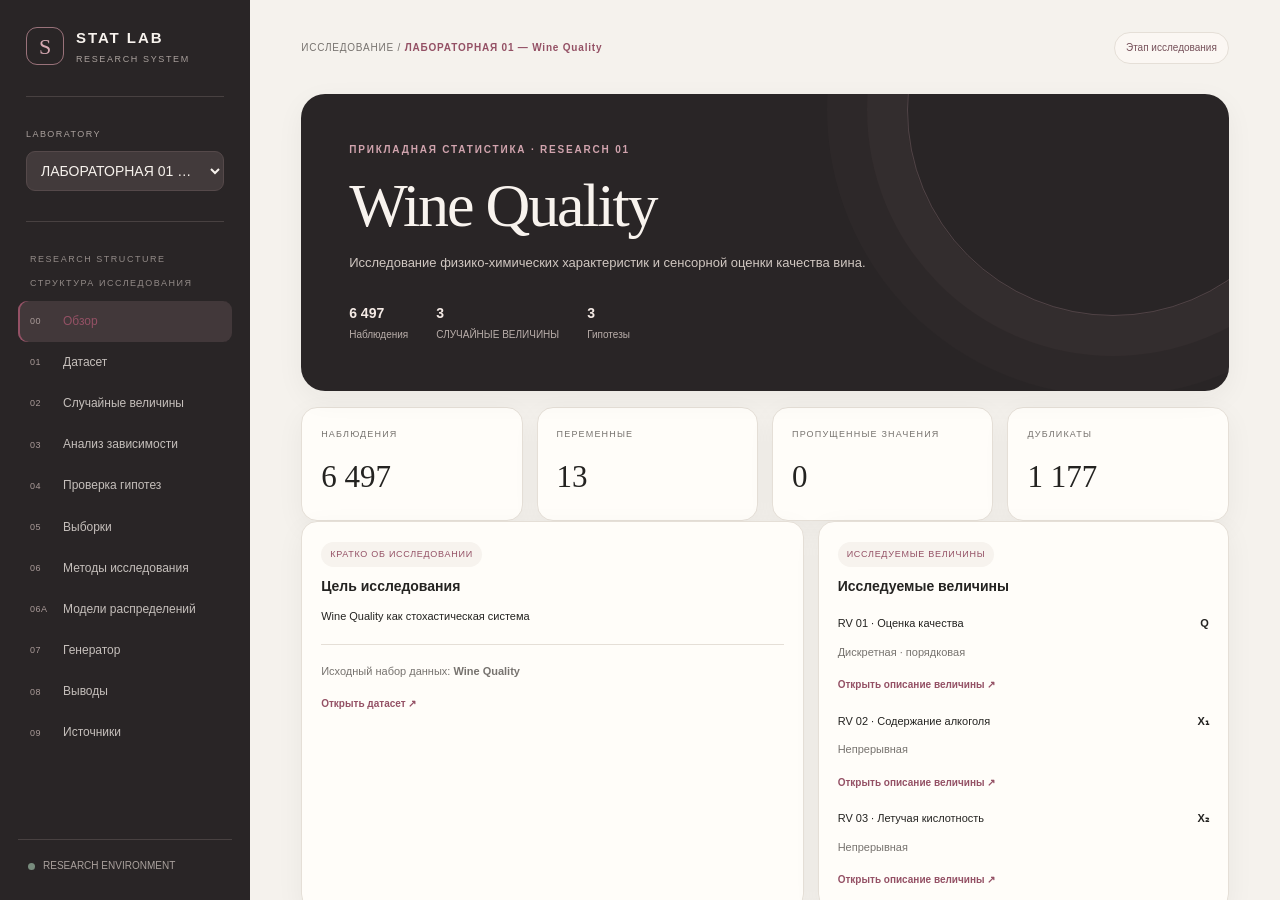
<file: index.html>
<!DOCTYPE html>
<html lang="ru">
<head>
    <meta charset="UTF-8">
    <meta name="viewport" content="width=device-width, initial-scale=1.0">

    <meta name="description" content="Интерактивная лаборатория прикладной статистики">
    <title>Statistical Research Laboratory</title>

    <link rel="stylesheet" href="styles.css">
</head>

<body>

    <div class="app">

        <!-- Боковая панель -->
        <aside class="sidebar">

            <div class="sidebar-brand">
                <div class="brand-mark">S</div>

                <div class="brand-info">
                    <span class="brand-title">STAT LAB</span>
                    <span class="brand-subtitle">RESEARCH SYSTEM</span>
                </div>
            </div>

            <div class="sidebar-divider"></div>

            <div class="sidebar-section">
                <span class="sidebar-caption">LABORATORY</span>
                <select id="labSelect" aria-label="Выбор лабораторной работы">
                </select>
            </div>

            <div class="sidebar-divider"></div>

            <nav class="sidebar-navigation">
                <div class="sidebar-heading">RESEARCH STRUCTURE</div>
                <div id="sectionNav"></div>
            </nav>

            <div class="sidebar-footer">
                <span class="footer-indicator"></span>
                <span>RESEARCH ENVIRONMENT</span>
            </div>

        </aside>


        <!-- Основная область -->
        <main class="main">

            <header class="topbar">

                <div class="topbar-left">
                    <div id="breadcrumb"></div>
                </div>

                <div class="topbar-right">
                    <div id="labStatus"></div>
                </div>

            </header>


            <!-- Динамическое содержимое -->
            <div id="pageContent" class="page-content"></div>


            <footer class="main-footer">
                <span>STATISTICAL RESEARCH LABORATORY</span>
                <span>ACADEMIC PROJECT</span>
            </footer>

        </main>

    </div>


    <!-- Offline CSV fallback for direct file:// opening -->
    <script src="data-inline.js"></script>

    <!-- Общие утилиты приложения -->
    <script src="core.js"></script>
    <script src="components.js"></script>
    <script src="frequency-statistics.js"></script>
    <script src="generator-model.js"></script>
    <script src="dependence.js"></script>
    <script src="inference.js"></script>
    <script src="random-utils.js"></script>
    <script src="data-loader.js"></script>
    <script src="statistics.js"></script>

    <!-- Данные лабораторных -->
    <script src="data.js"></script>

    <!-- Специализированная страница лабораторной 02 -->
    <script src="lab02.js"></script>

    <!-- Специализированные страницы ChEMBL / QM9 -->
    <script src="molecular-labs.js"></script>

    <!-- Логика интерфейса -->
    <script src="app.js"></script>

</body>
</html>
</file>
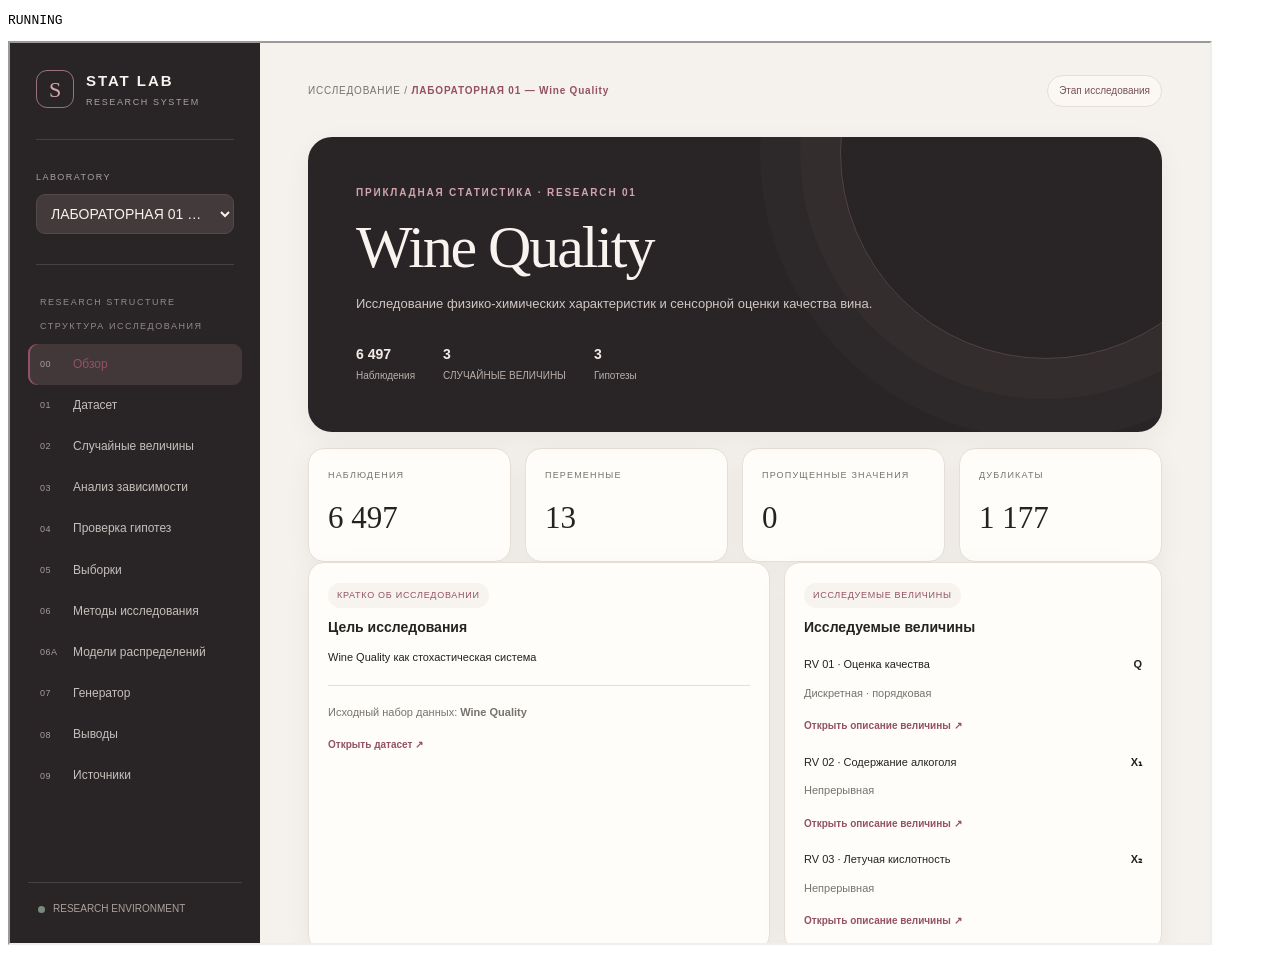
<file: __qa.html>
<!doctype html><meta charset="utf-8"><title>QA</title>
<pre id="out">RUNNING</pre><iframe id="app" src="index.html" style="width:1200px;height:900px"></iframe>
<script>
const out=document.getElementById('out'); const results=[]; const log=(name,ok,detail='')=>results.push({name,ok,detail});
const sleep=ms=>new Promise(r=>setTimeout(r,ms));
document.getElementById('app').addEventListener('load',async()=>{
 const w=document.getElementById('app').contentWindow, d=w.document;
 const errors=[]; w.addEventListener('error',e=>errors.push(e.message)); w.addEventListener('unhandledrejection',e=>errors.push(String(e.reason)));
 await sleep(1500);
 log('initial boot',!!d.querySelector('#labSelect')&&!!d.querySelector('#pageContent .hero'),d.title);
 for(const id of ['lab-01','lab-02','lab-03','lab-04']){
   const sel=d.querySelector('#labSelect'); sel.value=id; sel.dispatchEvent(new w.Event('change',{bubbles:true}));
   await sleep(1800);
   const text=d.querySelector('#pageContent')?.innerText||'';
   if(id==='lab-01') log('lab 01 renders',text.includes('Wine Quality')||text.includes('WINE QUALITY'),text.slice(0,120).replace(/\n/g,' '));
   if(id==='lab-02') log('lab 02 data loaded',text.includes('9 982')||text.includes('9,982'),text.match(/DATA LOADED LOCALLY|Данные загружены|Загрузка локального CSV/g)?.join(',')||'');
   if(id==='lab-03') log('lab 03 graceful missing CSV',text.includes('chembl_egfr_ic50.csv')&&text.includes('не найден'),text.slice(0,180).replace(/\n/g,' '));
   if(id==='lab-04') log('lab 04 graceful missing CSV',text.includes('qm9_three_properties.csv')&&text.includes('не найден'),text.slice(0,180).replace(/\n/g,' '));
 }
 log('no runtime errors',errors.length===0,errors.join(' | '));
 out.textContent=JSON.stringify(results,null,2);
});
</script>
</file>
<file: styles.css>
/* ==========================================
   STAT LAB — DESIGN SYSTEM
========================================== */

:root {

    /* Backgrounds */
    --bg: #F5F2ED;
    --surface: #FFFDF9;
    --surface-alt: #F7F3EE;
    --dark: #292526;

    /* Typography */
    --text: #242321;
    --muted: #77736F;

    /* Accent colors */
    --wine: #945165;
    --wine-light: #F1E5E8;

    --gold: #B89A62;
    --gold-light: #F3EDDF;

    --sage: #788C7D;
    --sage-light: #E8EEE8;

    /* Borders */
    --border: #E5DFD7;

    /* Geometry */
    --radius: 16px;
    --radius-large: 24px;

    /* Effects */
    --shadow: 0 8px 28px rgba(49, 37, 34, 0.05);

}


/* ==========================================
   RESET
========================================== */

* {
    box-sizing: border-box;
}

html {
    scroll-behavior: smooth;
}

body {
    margin: 0;

    background: var(--bg);
    color: var(--text);

    font-family:
        Inter,
        -apple-system,
        BlinkMacSystemFont,
        "Segoe UI",
        sans-serif;

    font-size: 14px;
    line-height: 1.6;
}

button,
input,
select {
    font: inherit;
}

a {
    color: inherit;
    text-decoration: none;
}


/* ==========================================
   APPLICATION LAYOUT
========================================== */

.app {
    display: grid;

    grid-template-columns:
        250px minmax(0, 1fr);

    min-height: 100vh;
}

.sidebar {

    position: sticky;
    top: 0;

    height: 100vh;
    min-width: 0;
    overflow-x: hidden;

    padding: 26px 18px;

    display: flex;
    flex-direction: column;
    gap: 30px;

    background: var(--dark);
    color: #F7F2ED;

}

.main {

    min-width: 0;
    height: 100vh;

    overflow-y: auto;

    padding: 32px clamp(22px, 4vw, 64px) 70px;

    scroll-behavior: smooth;

}


/* ==========================================
   BRAND
========================================== */

.brand,
.sidebar-brand {

    display: flex;
    align-items: center;
    gap: 12px;

    padding: 0 8px;
    min-width: 0;

}

.brand-mark {

    flex-shrink: 0;

    width: 38px;
    height: 38px;

    display: grid;
    place-items: center;

    border: 1px solid #99727A;
    border-radius: 11px;

    color: #D6A9B2;

    font-family: Georgia, serif;
    font-size: 22px;

}

.brand-info {
    min-width: 0;
    display: flex;
    flex-direction: column;
    gap: 2px;
}

.brand-name,
.brand-title {

    font-size: 15px;
    font-weight: 750;
    letter-spacing: 0.13em;

}

.brand small,
.brand-subtitle {

    display: block;

    color: #AAA19D;
    font-size: 9px;
    letter-spacing: 0.18em;

}


/* ==========================================
   LAB SELECTOR
========================================== */

.lab-selector,
.sidebar-section {
    display: grid;
    gap: 9px;
    padding: 0 8px;
    min-width: 0;
}

.lab-selector label,
.sidebar-caption {

    font-size: 9px;
    letter-spacing: 0.16em;

    color: #AAA19D;

}

.lab-selector select,
.sidebar-section select,
#labSelect {

    width: 100%;
    max-width: 100%;
    min-width: 0;
    box-sizing: border-box;

    padding: 10px;

    color: #F7F2ED;
    background: #423A3B;

    border: 1px solid #55494A;
    border-radius: 9px;

    outline: none;
    cursor: pointer;

    overflow: hidden;
    text-overflow: ellipsis;
    white-space: nowrap;
}

.sidebar-divider {
    height: 1px;
    margin: 0 8px;
    background: #484141;
    flex-shrink: 0;
}

.sidebar-navigation {
    min-width: 0;
    flex: 1;
    overflow-y: auto;
}

.sidebar-heading {
    padding: 0 12px;
    margin-bottom: 10px;
    color: #928A87;
    font-size: 9px;
    letter-spacing: 0.17em;
}

.sidebar-footer {
    margin-top: auto;
    padding: 18px 10px 0;
    border-top: 1px solid #484141;
    color: #AAA19D;
    font-size: 10px;
    display: flex;
    align-items: center;
    gap: 8px;
}

.footer-indicator {
    width: 7px;
    height: 7px;
    border-radius: 50%;
    background: var(--sage);
    flex-shrink: 0;
}


/* ==========================================
   NAVIGATION
========================================== */

.nav-label {

    padding: 0 12px;
    margin-bottom: 10px;

    color: #928A87;

    font-size: 9px;
    letter-spacing: 0.17em;

}

.navigation {
    display: grid;
    gap: 4px;
}

.nav-link {

    display: flex;
    align-items: center;
    gap: 11px;

    padding: 11px 12px;

    color: #C5BFBB;

    border-radius: 9px;

    font-size: 12px;

    transition: 0.2s;

}

.nav-link:hover,
.nav-link.active {

    color: white;
    background: #42383A;

}

.nav-link.active {

    box-shadow:
        inset 2px 0 var(--wine);

}

.nav-number {

    width: 22px;

    color: #A99A98;

    font-size: 9px;
    letter-spacing: 0.06em;

}


.sidebar-footer {

    margin-top: auto;

    padding: 18px 10px 0;

    border-top: 1px solid #484141;

    color: #AAA19D;
    font-size: 10px;

}

.sidebar-footer strong {

    display: block;
    margin-bottom: 5px;

    color: #EEE6E0;
    font-size: 11px;

}


/* ==========================================
   TOPBAR
========================================== */

.topbar {

    display: flex;
    justify-content: space-between;
    align-items: center;

    gap: 16px;

    margin-bottom: 30px;

}

#breadcrumb {

    color: var(--muted);
    font-size: 10px;
    letter-spacing: 0.08em;

}

#breadcrumb strong {
    color: var(--wine);
}

#labStatus {

    padding: 7px 11px;

    background: #FBF7F3;
    border: 1px solid var(--border);

    border-radius: 999px;

    color: #76515A;

    font-size: 10px;

}


/* ==========================================
   HERO
========================================== */

.hero {

    position: relative;
    overflow: hidden;

    min-height: 270px;

    display: flex;
    align-items: center;

    padding: clamp(25px, 4vw, 48px);

    color: #F8F3EE;
    background: var(--dark);

    border-radius: var(--radius-large);

    box-shadow: var(--shadow);

}

.hero::after {

    content: "";

    position: absolute;

    width: 410px;
    height: 410px;

    top: -190px;
    right: -90px;

    border: 1px solid rgba(206, 165, 170, 0.24);
    border-radius: 50%;

    box-shadow:
        0 0 0 40px rgba(206, 165, 170, 0.035),
        0 0 0 80px rgba(206, 165, 170, 0.025);

}

.hero-content {

    position: relative;
    z-index: 1;

    max-width: 760px;

}

.eyebrow {

    color: var(--wine);

    font-size: 10px;
    font-weight: 700;

    letter-spacing: 0.18em;
    text-transform: uppercase;

}

.hero .eyebrow {
    color: #D1A4AE;
}

.hero h1 {

    margin: 15px 0;

    font-family: Georgia, serif;
    font-size: clamp(36px, 5vw, 62px);

    font-weight: 500;
    line-height: 1.05;

    letter-spacing: -0.035em;

}

.hero p {

    max-width: 580px;

    color: #D0C7C1;

    font-size: 13px;

}

.hero-meta {

    display: flex;
    flex-wrap: wrap;
    gap: 28px;

    margin-top: 28px;

}

.hero-meta span {

    color: #B9AEAA;
    font-size: 10px;

}

.hero-meta b {

    display: block;

    margin-bottom: 3px;

    color: #F4EAE5;
    font-size: 14px;

}


/* ==========================================
   GRID
========================================== */

.grid {

    display: grid;
    gap: 14px;

}

.metrics {

    grid-template-columns:
        repeat(4, minmax(0, 1fr));

    margin-top: 16px;

}

.two-col {

    grid-template-columns:
        1.1fr 0.9fr;

}

.three-col {

    grid-template-columns:
        repeat(3, minmax(0, 1fr));

}


/* ==========================================
   CARDS
========================================== */

.card {

    min-width: 0;

    padding: 19px;

    background: var(--surface);

    border: 1px solid var(--border);
    border-radius: var(--radius);

    box-shadow: var(--shadow);

}

.card h3 {

    margin: 8px 0;

    font-size: 14px;
    font-weight: 700;

}

.card p {

    font-size: 11px;

}

.metric-label {

    color: var(--muted);

    font-size: 9px;
    letter-spacing: 0.13em;
    text-transform: uppercase;

}

.metric-value {

    margin-top: 10px;

    font-family: Georgia, serif;
    font-size: 31px;

}


/* ==========================================
   SECTIONS
========================================== */

.section {

    margin-top: 48px;

    scroll-margin-top: 25px;

}

.section-head {

    display: flex;
    align-items: flex-end;
    justify-content: space-between;

    gap: 18px;

    margin-bottom: 18px;

}

.section-head h2 {

    margin: 5px 0 0;

    font-family: Georgia, serif;
    font-size: 29px;
    font-weight: 500;

    line-height: 1.15;

}

.section-head p {

    max-width: 420px;

    color: var(--muted);
    font-size: 11px;

}


/* ==========================================
   TAGS AND DIVIDERS
========================================== */

.tag {

    display: inline-block;

    padding: 5px 9px;

    background: var(--surface-alt);

    border-radius: 999px;

    color: var(--muted);

    font-size: 9px;
    letter-spacing: 0.08em;

}

.divider {

    height: 1px;

    margin: 18px 0;

    background: var(--border);

}

.muted {
    color: var(--muted);
}


/* ==========================================
   VARIABLE CARDS
========================================== */

.variable-grid {

    display: grid;

    grid-template-columns:
        repeat(3, minmax(0, 1fr));

    gap: 14px;

}

.variable-card {

    min-height: 175px;

    display: flex;
    flex-direction: column;

    transition: 0.2s;

}

.variable-card:hover {

    transform: translateY(-3px);
    border-color: #CFAAB2;

}

.variable-card h3 {

    margin: 15px 0 5px;

    font-family: Georgia, serif;
    font-size: 23px;
    font-weight: 500;

}

.variable-card p {

    color: var(--muted);
    font-size: 10px;

}

.variable-footer {

    display: flex;
    justify-content: space-between;

    margin-top: auto;
    padding-top: 16px;

    color: var(--wine);
    font-size: 10px;

}


/* ==========================================
   STATISTICS
========================================== */

.statistics-grid {

    display: grid;

    grid-template-columns:
        repeat(2, minmax(0, 1fr));

    gap: 9px;

    margin-top: 16px;

}

.stat {

    padding: 12px;

    background: var(--surface-alt);

    border-radius: 11px;

}

.stat small {

    display: block;

    color: var(--muted);

    font-size: 9px;

}

.stat strong {

    display: block;

    margin-top: 5px;

    font-family: Georgia, serif;
    font-size: 20px;
    font-weight: 500;

}

.sampling-summary {

    display: grid;

    grid-template-columns:
        repeat(3, minmax(0, 1fr));

    gap: 9px;

    margin: 18px 0;

}


/* ==========================================
   FORMULAS
========================================== */

.formula {

    display: inline-block;

    max-width: 100%;

    margin-top: 15px;
    padding: 12px 15px;

    background: #F7F2ED;

    border-radius: 9px;

    color: #59434A;

    font-family: Georgia, serif;
    font-size: 16px;

    overflow-wrap: anywhere;

}


/* ==========================================
   CHARTS
========================================== */

.chart-card {
    margin-top: 14px;
}

.chart {

    display: block;

    width: 100%;
    height: auto;

    margin-top: 16px;

}

.grid-line {

    stroke: #E9E3DC;
    stroke-width: 1;
    stroke-dasharray: 4 4;

}

.axis-line {

    stroke: #CFC7BE;
    stroke-width: 1;

}

.chart-bar {

    fill: #945165;

    transition: opacity 0.2s;

}

.chart-bar:hover {
    opacity: 0.65;
}

.chart-label {

    fill: #89827C;
    font-size: 10px;

}

.chart-value {

    fill: var(--text);
    font-size: 10px;

}

.chart-legend {

    display: flex;
    flex-wrap: wrap;
    gap: 15px;

    margin-top: 12px;

    color: var(--muted);
    font-size: 10px;

}

.chart-legend span {

    display: flex;
    align-items: center;
    gap: 6px;

}

.chart-legend i {

    width: 9px;
    height: 9px;

    display: inline-block;

    border-radius: 2px;

}


/* ==========================================
   HYPOTHESES
========================================== */

.hypothesis {

    margin-bottom: 13px;

}

.hypothesis h3 {

    margin-top: 13px;

    font-family: Georgia, serif;
    font-size: 19px;
    font-weight: 500;

}

.hypothesis-result {

    display: inline-block;

    margin: 8px 0;

    padding: 7px 11px;

    color: #526C58;
    background: var(--sage-light);

    border-radius: 8px;

    font-size: 11px;
    font-weight: 700;

}


/* ==========================================
   NOTES
========================================== */

.note {

    margin-top: 14px;
    padding: 14px 16px;

    background: var(--gold-light);

    border-left: 3px solid var(--gold);
    border-radius: 0 10px 10px 0;

    color: #655C4E;

    font-size: 11px;

}


/* ==========================================
   COMPOSITION BARS
========================================== */

.composition-item {
    margin-top: 18px;
}

.composition-label {

    display: flex;
    justify-content: space-between;

    margin-bottom: 7px;

    font-size: 11px;

}

.progress {

    height: 8px;

    background: #EEE8E1;

    border-radius: 99px;

    overflow: hidden;

}

.progress-fill {

    height: 100%;

    background: var(--wine);

    border-radius: inherit;

}


/* ==========================================
   SAMPLING CONTROLS
========================================== */

.select {

    margin-top: 8px;

    padding: 9px 12px;

    color: var(--text);
    background: var(--surface);

    border: 1px solid var(--border);
    border-radius: 8px;

    cursor: pointer;

}


/* ==========================================
   FUTURE GENERATOR
========================================== */

.future {

    padding: 28px;

    color: white;
    background: var(--dark);

    border-radius: var(--radius-large);

}

.future h2 {

    margin: 15px 0;

    font-family: Georgia, serif;
    font-size: 30px;
    font-weight: 500;

}

.future p {

    max-width: 650px;

    color: #C0B6B0;
    font-size: 12px;

}


/* ==========================================
   CONCLUSIONS / REFERENCES
========================================== */

.conclusion-list {

    display: grid;
    gap: 15px;

    padding-left: 22px;

    font-size: 12px;

}

.reference {

    display: flex;
    justify-content: space-between;
    gap: 16px;

    padding: 14px 0;

    border-bottom: 1px solid var(--border);

    font-size: 11px;

}

.reference:last-child {
    border-bottom: 0;
}

.reference p {
    margin: 5px 0;
}

.reference a,
.text-link {

    color: var(--wine);

    font-weight: 650;
    font-size: 10px;

}

.footer {

    display: flex;
    justify-content: space-between;
    gap: 14px;

    padding-top: 22px;
    margin-top: 55px;

    border-top: 1px solid var(--border);

    color: var(--muted);
    font-size: 9px;
    letter-spacing: 0.08em;

}

.empty-state {

    padding: 25px;

    color: var(--muted);

    background: var(--surface);

    border: 1px dashed var(--border);
    border-radius: var(--radius);

    font-size: 12px;
}


/* ==========================================
   RESPONSIVE
========================================== */

@media (max-width: 1050px) {

    .app {
        grid-template-columns: 210px minmax(0, 1fr);
    }

    .metrics {
        grid-template-columns: repeat(2, 1fr);
    }

    .variable-grid {
        grid-template-columns: repeat(2, 1fr);
    }

}

@media (max-width: 760px) {

    .app {
        display: block;
    }

    .sidebar {

        position: relative;

        height: auto;

        padding: 18px;

    }

    .navigation {

        grid-template-columns:
            repeat(2, minmax(0, 1fr));

    }

    .sidebar-footer {
        display: none;
    }

    .main {

        height: auto;
        overflow: visible;

        padding: 20px 16px 45px;

    }

    .topbar {
        flex-wrap: wrap;
    }

    .two-col,
    .three-col {
        grid-template-columns: 1fr;
    }

    .variable-grid {
        grid-template-columns: 1fr;
    }

    .metrics {
        grid-template-columns: repeat(2, 1fr);
    }

    .section-head {
        display: block;
    }

    .hero h1 {
        font-size: 39px;
    }

    .hero-meta {
        gap: 15px;
    }

    .statistics-grid {
        grid-template-columns: repeat(2, 1fr);
    }

    .footer {
        flex-wrap: wrap;
    }

} /* close @media (max-width: 760px) */

    
/* ==========================================
   INTERACTIVE LABORATORY
========================================== */

.experiment-card {
    padding: 25px;
}

.experiment-top {
    display: flex;
    justify-content: space-between;
    align-items: flex-start;
    gap: 20px;
}

.experiment-status {
    color: var(--sage);
    font-size: 10px;
    font-weight: 700;
    letter-spacing: 0.1em;
}

.experiment-controls {
    display: grid;
    grid-template-columns: 1fr 1fr 1fr auto;
    align-items: end;
    gap: 20px;

    margin-top: 25px;
    padding: 20px 0;

    border-top: 1px solid var(--border);
    border-bottom: 1px solid var(--border);
}

.control-field {
    min-width: 0;
    display: grid;
    gap: 10px;
}

.control-field label {
    display: flex;
    justify-content: space-between;
    gap: 10px;

    color: var(--muted);
    font-size: 10px;
}

.control-field output {
    color: var(--wine);
    font-weight: 700;
}

.control-field input[type="range"] {
    width: 100%;
    accent-color: var(--wine);
    cursor: pointer;
}

.range-labels {
    display: flex;
    justify-content: space-between;

    color: var(--muted);
    font-size: 9px;
}

.primary-button {
    display: flex;
    align-items: center;
    justify-content: center;
    gap: 10px;

    min-height: 42px;
    padding: 0 18px;

    color: white;
    background: var(--wine);

    border: 0;
    border-radius: 9px;

    font-size: 10px;
    font-weight: 700;
    letter-spacing: 0.07em;

    cursor: pointer;
    transition: 0.2s;
}

.primary-button:hover {
    background: #75404F;
    transform: translateY(-2px);
}

.primary-button:active {
    transform: translateY(0);
}

.primary-button:focus-visible,
.select:focus-visible,
input:focus-visible {
    outline: 2px solid var(--gold);
    outline-offset: 3px;
}

.simulation-result {
    margin-top: 24px;
}

.result-heading {
    display: flex;
    justify-content: space-between;
    align-items: center;
    gap: 15px;
    margin-bottom: 15px;
}

.experiment-metrics {
    display: grid;
    grid-template-columns: repeat(4, minmax(0, 1fr));
    gap: 10px;
}

.result-metric {
    padding: 15px;
    background: var(--surface-alt);
    border-radius: 11px;
    min-width: 0;
}

.result-metric small {
    display: block;
    color: var(--muted);
    font-size: 9px;
}

.result-metric strong {
    display: block;
    margin-top: 7px;
    color: var(--wine);
    font-family: Georgia, serif;
    font-size: clamp(16px, 2vw, 23px);
    overflow-wrap: anywhere;
}

.simulation-chart {
    margin-top: 30px;
}

.simulation-chart h3 {
    font-family: Georgia, serif;
    font-weight: 500;
    font-size: 20px;
}

.population-line {
    stroke: var(--sage);
    stroke-width: 2.5;
    stroke-dasharray: 6 4;
}

.simulation-line {
    stroke: var(--gold);
    stroke-width: 2.5;
    stroke-dasharray: 3 4;
}

@media (max-width: 1100px) {
    .experiment-controls {
        grid-template-columns: repeat(2, minmax(0, 1fr));
    }

    .experiment-metrics {
        grid-template-columns: repeat(2, minmax(0, 1fr));
    }
}

@media (max-width: 600px) {
    .experiment-card {
        padding: 16px;
    }

    .experiment-controls {
        grid-template-columns: 1fr;
    }

    .experiment-top,
    .result-heading {
        flex-direction: column;
    }

    .experiment-metrics {
        grid-template-columns: 1fr 1fr;
    }

    .sampling-summary {
        grid-template-columns: 1fr;
    }
}


.variable-meta {
    display: grid;
    grid-template-columns: repeat(2, minmax(0, 1fr));
    gap: 18px;
    margin-top: 20px;
}

.variable-meta div {
    display: flex;
    flex-direction: column;
    gap: 5px;
}

.variable-meta small {
    color: var(--muted);
    font-size: 11px;
    text-transform: uppercase;
    letter-spacing: 0.08em;
}

.variable-meta strong {
    font-size: 14px;
    font-weight: 600;
}

@media (max-width: 600px) {
    .variable-meta {
        grid-template-columns: 1fr 1fr;
    }
}

/* ==========================================
   DEPENDENCE EXPERIMENT
========================================== */

.dependence-card {
    margin-top: 14px;
    padding: 25px;
}

.dependence-controls {
    display: grid;
    grid-template-columns: 1fr 1fr;
    gap: 25px;

    margin-top: 25px;
    padding: 20px 0;

    border-top: 1px solid var(--border);
    border-bottom: 1px solid var(--border);
}

.dependence-controls .control-field {
    min-width: 0;
}

.dependence-controls input[type="range"] {
    width: 100%;
    accent-color: var(--wine);
    cursor: pointer;
}

.dependence-metrics {
    display: grid;
    grid-template-columns: repeat(3, minmax(0, 1fr));
    gap: 12px;

    margin-top: 24px;
}

.scatter-point {
    fill: var(--wine);
    opacity: 0.65;
    transition: opacity 0.15s;
}

.scatter-point:hover {
    opacity: 1;
    stroke: var(--wine);
    stroke-width: 2;
}

@media (max-width: 600px) {
    .dependence-card {
        padding: 16px;
    }

    .dependence-controls {
        grid-template-columns: 1fr;
    }

    .dependence-metrics {
        grid-template-columns: 1fr 1fr;
    }
}

/* ==========================================
   HYPOTHESIS TESTING EXPERIMENT
========================================== */

.hypothesis-lab {
    margin-top: 14px;
    padding: 25px;
}

.hypothesis-controls {
    display: grid;
    grid-template-columns: 1.5fr 1fr;
    gap: 25px;

    margin-top: 25px;
    padding: 20px 0;

    border-top: 1px solid var(--border);
    border-bottom: 1px solid var(--border);
}

.hypothesis-controls .control-field {
    min-width: 0;
}

.alpha-options {
    display: flex;
    flex-wrap: wrap;
    gap: 8px;
    margin-top: 10px;
}

.hypothesis-alpha-button {
    padding: 9px 17px;

    border: 1px solid var(--border);
    border-radius: 8px;

    background: transparent;
    color: inherit;

    font: inherit;
    cursor: pointer;

    transition: 0.2s ease;
}

.hypothesis-alpha-button:hover {
    border-color: var(--wine);
}

.hypothesis-alpha-button.is-selected {
    background: var(--wine);
    color: white;
    border-color: var(--wine);
}

.hypothesis-statements {
    display: grid;
    grid-template-columns: 1fr 1fr;
    gap: 20px;

    margin-top: 25px;
}

.hypothesis-statements > div {
    padding: 18px;
    border: 1px solid var(--border);
    border-radius: 10px;
}

.hypothesis-statements p {
    margin-bottom: 0;
}

.hypothesis-test-info {
    display: flex;
    flex-direction: column;
    gap: 8px;
    margin-top: 24px;
}

.hypothesis-result-metrics {
    display: grid;
    grid-template-columns: repeat(auto-fit, minmax(170px, 1fr));
    gap: 12px;

    margin-top: 22px;
}

.hypothesis-decision {
    display: flex;
    justify-content: space-between;
    align-items: center;
    gap: 20px;

    margin-top: 22px;
    padding: 20px;

    border: 1px solid var(--border);
    border-left: 4px solid var(--wine);
    border-radius: 10px;
}

.hypothesis-decision h3 {
    margin: 10px 0;
}

.hypothesis-decision p {
    margin-bottom: 0;
}

.hypothesis-pvalue {
    display: flex;
    flex-direction: column;
    gap: 6px;
    min-width: 140px;
}

.hypothesis-pvalue small {
    color: var(--text-muted);
}

.hypothesis-pvalue strong {
    font-size: 1.1rem;
}

.hypothesis-pvalues {
    display: flex;
    flex-direction: column;
    gap: 12px;
    min-width: 150px;
}

.hypothesis-pvalues .hypothesis-pvalue {
    min-width: 0;
}

@media (max-width: 650px) {

    .hypothesis-decision {
        align-items: flex-start;
        flex-direction: column;
    }

    .hypothesis-pvalues {
        width: 100%;
    }

}

.decision-unknown {
    border-left-color: #999;
}

@media (max-width: 650px) {
    .hypothesis-lab {
        padding: 16px;
    }

    .hypothesis-controls {
        grid-template-columns: 1fr;
    }

    .hypothesis-statements {
        grid-template-columns: 1fr;
    }

    .hypothesis-decision {
        align-items: flex-start;
        flex-direction: column;
    }
}

/* ==========================================
   NORMALIZATION LABORATORY
========================================== */

.normalization-lab {
    margin-top: 22px;
    padding: 25px;
}

.normalization-controls {
    display: grid;
    grid-template-columns: 1.3fr 1fr 1fr;
    align-items: end;
    gap: 18px;

    margin-top: 25px;
    padding: 20px 0;

    border-top: 1px solid var(--border);
    border-bottom: 1px solid var(--border);
}

.normalization-controls.is-zscore {
    grid-template-columns: 1fr;
}

.normalization-controls .control-field {
    min-width: 0;
}

.normalization-controls .select {
    width: 100%;
    box-sizing: border-box;
    font: inherit;
}

#normalizationLowerControl[hidden],
#normalizationUpperControl[hidden] {
    display: none !important;
}

.normalization-result {
    margin-top: 24px;
}

.normalization-metrics {
    display: grid;
    grid-template-columns: repeat(4, minmax(0, 1fr));
    gap: 10px;
}

.normalization-chart {
    margin-top: 20px;
}

.normalization-bar {
    fill: var(--wine);
    opacity: 0.8;
    transition: opacity 0.2s;
}

.normalization-bar:hover {
    opacity: 1;
}

.normalization-formula {
    margin: 22px 0;
}

.normalization-table-wrap {
    width: 100%;
    overflow-x: auto;
    margin-top: 22px;

    border: 1px solid var(--border);
    border-radius: 10px;
}

.normalization-table {
    width: 100%;
    min-width: 520px;

    border-collapse: collapse;
    text-align: left;
}

.normalization-table th,
.normalization-table td {
    padding: 13px 15px;
    border-bottom: 1px solid var(--border);
    font-size: 12px;
}

.normalization-table th {
    color: var(--muted);
    background: var(--surface-alt);
    font-weight: 600;
}

.normalization-table td:last-child {
    color: var(--wine);
    font-weight: 700;
}

.normalization-table tbody tr:last-child td {
    border-bottom: 0;
}

.normalization-error {
    border-left: 4px solid var(--gold);
}

@media (max-width: 900px) {
    .normalization-metrics {
        grid-template-columns: repeat(2, minmax(0, 1fr));
    }

    .normalization-controls {
        grid-template-columns: 1fr 1fr;
    }

    .normalization-controls.is-zscore {
        grid-template-columns: 1fr;
    }
}

@media (max-width: 600px) {
    .normalization-lab {
        padding: 16px;
    }

    .normalization-controls {
        grid-template-columns: 1fr;
    }

    .normalization-metrics {
        grid-template-columns: 1fr 1fr;
    }

    .normalization-table th,
    .normalization-table td {
        padding: 10px;
    }
}

/* ==========================================
   EDA EXPLORER
========================================== */

.eda-explorer-card {
    margin-top: 24px;
    padding: 25px;
}

.eda-controls {
    margin-top: 24px;
    padding: 20px 0;

    border-top: 1px solid var(--border);
    border-bottom: 1px solid var(--border);
}

.eda-controls .control-field {
    max-width: 460px;
}

.eda-controls select {
    width: 100%;
    box-sizing: border-box;
}

.eda-variable-heading {
    display: flex;
    justify-content: space-between;
    align-items: flex-start;
    gap: 24px;

    margin-top: 26px;
}

.eda-variable-heading h3 {
    margin: 10px 0;
    font-family: Georgia, serif;
    font-size: 24px;
    font-weight: 500;
}

.eda-variable-heading p {
    max-width: 650px;
}

.eda-variable-type {
    display: flex;
    flex-direction: column;
    align-items: flex-end;
    gap: 8px;

    color: var(--muted);
    font-size: 11px;
    white-space: nowrap;
}

.eda-variable-type strong {
    color: var(--wine);
    font-size: 14px;
}

.eda-statistics {
    margin-top: 26px;
}

.eda-statistics-grid {
    display: grid;
    grid-template-columns: repeat(4, minmax(0, 1fr));
    gap: 12px;
}

.eda-statistics-grid .result-metric {
    min-width: 0;
}

.eda-chart-block {
    margin-top: 30px;
    padding-top: 24px;
    border-top: 1px solid var(--border);
}

.eda-chart-description {
    margin-top: 12px;
    max-width: 650px;
}

.eda-conclusion {
    margin-top: 24px;
    padding: 20px;

    background: var(--surface-alt);
    border: 1px solid var(--border);
    border-radius: 10px;
}

.eda-conclusion p {
    margin-top: 10px;
    margin-bottom: 0;
}

@media (max-width: 900px) {

    .eda-statistics-grid {
        grid-template-columns: repeat(2, minmax(0, 1fr));
    }

}

@media (max-width: 600px) {

    .eda-explorer-card {
        padding: 16px;
    }

    .eda-variable-heading {
        flex-direction: column;
    }

    .eda-variable-type {
        align-items: flex-start;
    }

    .eda-statistics-grid {
        grid-template-columns: repeat(2, minmax(0, 1fr));
    }

}

/* ==========================================
   EDA — IQR ANALYSIS
========================================== */

.eda-iqr-section {
    margin-top: 32px;
    padding-top: 26px;
    border-top: 1px solid var(--border);
}

.iqr-metrics {
    display: grid;
    grid-template-columns: repeat(3, minmax(0, 1fr));
    gap: 12px;
    margin-top: 22px;
}

.iqr-chart-block {
    margin-top: 28px;
}

.iqr-chart-block h4 {
    margin-bottom: 8px;
}

.iqr-boxplot {
    width: 100%;
    margin-top: 12px;
}

.iqr-whisker {
    stroke: var(--muted);
    stroke-width: 2;
}

.iqr-box {
    fill: var(--wine-light);
    stroke: var(--wine);
    stroke-width: 2;
}

.iqr-median {
    stroke: var(--wine);
    stroke-width: 3;
}

.iqr-outlier-point {
    fill: var(--gold);
    stroke: var(--dark);
    stroke-width: 1;
}

.iqr-summary {
    display: flex;
    align-items: center;
    justify-content: space-between;
    margin: 22px 0;
    padding: 18px;
    background: var(--surface-alt);
    border: 1px solid var(--border);
    border-radius: 10px;
}

.iqr-summary strong {
    display: block;
    margin-top: 8px;
    font-size: 28px;
    color: var(--wine);
}

.iqr-summary p {
    margin: 5px 0 0;
}

.iqr-table-wrap {
    width: 100%;
    overflow-x: auto;
    margin-top: 14px;
    border: 1px solid var(--border);
    border-radius: 10px;
}

.iqr-table {
    width: 100%;
    min-width: 540px;
    border-collapse: collapse;
    text-align: left;
}

.iqr-table th,
.iqr-table td {
    padding: 13px 15px;
    border-bottom: 1px solid var(--border);
    font-size: 12px;
}

.iqr-table th {
    color: var(--muted);
    background: var(--surface-alt);
    font-weight: 600;
}

.iqr-table tbody tr:last-child td {
    border-bottom: 0;
}

.eda-iqr-unavailable {
    margin-top: 30px;
    padding: 22px;
    border: 1px solid var(--border);
    border-radius: 12px;
    background: var(--surface-alt);
}

.eda-iqr-unavailable h3 {
    margin: 12px 0;
}

.eda-iqr-unavailable p:last-child {
    margin-bottom: 0;
}

@media (max-width: 650px) {

    .iqr-metrics {
        grid-template-columns: repeat(2, minmax(0, 1fr));
    }

    .iqr-summary {
        align-items: flex-start;
        flex-direction: column;
    }

}

/* ==========================================
   EDA — GROUP COMPARISON
========================================== */

.group-comparison-section {
    margin-top: 32px;
    padding-top: 26px;
    border-top: 1px solid var(--border);
}

.group-comparison-chart-wrap {
    margin-top: 22px;
    padding: 20px;

    background: var(--surface-alt);
    border: 1px solid var(--border);
    border-radius: 12px;
}

.group-chart-heading {
    display: flex;
    justify-content: space-between;
    gap: 12px;

    font-size: 13px;
    font-weight: 600;
}

.group-comparison-chart {
    width: 100%;
    margin-top: 15px;
}

.group-bar-red {
    fill: var(--wine);
    opacity: 0.9;
}

.group-bar-white {
    fill: var(--gold);
    opacity: 0.9;
}

.group-sample-sizes {
    display: flex;
    flex-wrap: wrap;
    justify-content: space-between;
    gap: 10px;

    padding-top: 12px;
    border-top: 1px solid var(--border);

    color: var(--muted);
    font-size: 12px;
}

.group-sample-sizes strong {
    color: var(--text);
}

.group-comparison-metrics {
    display: grid;
    grid-template-columns: repeat(4, minmax(0, 1fr));
    gap: 12px;

    margin-top: 18px;
}

.group-spread-grid {
    display: grid;
    grid-template-columns: repeat(4, minmax(0, 1fr));
    gap: 12px;

    margin-top: 14px;
}

.group-comparison-limitation {
    margin-top: 16px;
    padding: 16px;

    border: 1px dashed var(--border);
    border-radius: 10px;

    color: var(--muted);
    font-size: 12px;
    line-height: 1.6;
}

.group-comparison-limitation strong {
    display: block;
    margin-bottom: 5px;
    color: var(--text);
}

.group-comparison-unavailable {
    margin-top: 30px;
    padding: 22px;

    background: var(--surface-alt);
    border: 1px solid var(--border);
    border-radius: 12px;
}

.group-comparison-unavailable h3 {
    margin: 12px 0;
}

.group-comparison-unavailable p:last-child {
    margin-bottom: 0;
}

@media (max-width: 900px) {

    .group-comparison-metrics,
    .group-spread-grid {
        grid-template-columns: repeat(2, minmax(0, 1fr));
    }

}

@media (max-width: 600px) {

    .group-comparison-chart-wrap {
        padding: 12px;
    }

    .group-comparison-metrics,
    .group-spread-grid {
        grid-template-columns: repeat(2, minmax(0, 1fr));
    }

}

/* ==========================================
   DISTRIBUTION FITTING LABORATORY
========================================== */

.distribution-lab {
    padding: 25px;
}

.distribution-group-control {
    display: flex;
    align-items: flex-end;
    justify-content: space-between;
    flex-wrap: wrap;
    gap: 18px;

    margin-top: 24px;
    padding: 20px 0;

    border-top: 1px solid var(--border);
    border-bottom: 1px solid var(--border);
}

.distribution-group-control .control-field {
    width: min(100%, 350px);
}

.distribution-reset {
    padding: 10px 16px;

    border: 1px solid var(--border);
    border-radius: 8px;

    background: transparent;
    color: var(--text);

    font: inherit;
    font-size: 12px;

    cursor: pointer;
    transition: 0.2s ease;
}

.distribution-reset:hover {
    border-color: var(--wine);
    color: var(--wine);
}

.distribution-observed {
    margin-top: 20px;
}

.distribution-observed-metrics {
    display: grid;
    grid-template-columns: repeat(3, minmax(0, 1fr));
    gap: 12px;
}

.distribution-model-controls {
    display: grid;
    grid-template-columns: repeat(3, minmax(0, 1fr));
    gap: 14px;

    margin-top: 24px;
}

.distribution-model-control {
    min-width: 0;
    padding: 18px;

    background: var(--surface-alt);
    border: 1px solid var(--border);
    border-radius: 12px;
}

.distribution-model-control h4 {
    margin: 12px 0 20px;
    font-size: 15px;
}

.distribution-range {
    margin-top: 18px;
}

.distribution-range label {
    display: flex;
    justify-content: space-between;
    gap: 8px;

    margin-bottom: 10px;

    color: var(--muted);
    font-size: 11px;
}

.distribution-range output {
    color: var(--wine);
    font-weight: 700;
    white-space: nowrap;
}

.distribution-range input {
    width: 100%;
    accent-color: var(--wine);
    cursor: pointer;
}

.distribution-chart-block {
    margin-top: 28px;
}

.distribution-chart {
    width: 100%;
    margin-top: 15px;
}

.distribution-curve-normal,
.distribution-curve-lognormal,
.distribution-curve-gamma {
    fill: none;
    stroke-width: 2.6;
    stroke-linecap: round;
    stroke-linejoin: round;
}

.distribution-curve-normal {
    stroke: var(--wine);
}

.distribution-curve-lognormal {
    stroke: var(--sage);
}

.distribution-curve-gamma {
    stroke: var(--gold);
}

.distribution-observed-marker {
    stroke: var(--dark);
    stroke-width: 1.5;
    stroke-dasharray: 5 5;
    opacity: 0.65;
}

.distribution-legend {
    display: flex;
    justify-content: center;
    flex-wrap: wrap;
    gap: 20px;

    margin-top: 12px;

    color: var(--muted);
    font-size: 11px;
}

.distribution-legend span {
    display: inline-flex;
    align-items: center;
    gap: 7px;
}

.legend-line {
    display: inline-block;
    width: 22px;
    height: 3px;
    border-radius: 2px;
}

.distribution-legend-normal {
    background: var(--wine);
}

.distribution-legend-lognormal {
    background: var(--sage);
}

.distribution-legend-gamma {
    background: var(--gold);
}

.distribution-legend-observed {
    height: 0;
    border-top: 2px dashed var(--dark);
}

.distribution-table-wrap {
    margin-top: 28px;
}

.distribution-table-scroll {
    width: 100%;
    overflow-x: auto;
    margin-top: 16px;

    border: 1px solid var(--border);
    border-radius: 10px;
}

.distribution-table {
    width: 100%;
    min-width: 680px;

    border-collapse: collapse;
    text-align: left;
}

.distribution-table th,
.distribution-table td {
    padding: 13px 15px;
    border-bottom: 1px solid var(--border);
    font-size: 12px;
}

.distribution-table th {
    background: var(--surface-alt);
    color: var(--muted);
    font-weight: 600;
}

.distribution-table tbody tr:last-child td {
    border-bottom: 0;
}

@media (max-width: 1000px) {
    .distribution-model-controls {
        grid-template-columns: 1fr 1fr;
    }
}

@media (max-width: 650px) {
    .distribution-lab {
        padding: 16px;
    }

    .distribution-model-controls {
        grid-template-columns: 1fr;
    }

    .distribution-observed-metrics {
        grid-template-columns: 1fr 1fr;
    }

    .distribution-legend {
        justify-content: flex-start;
        gap: 12px;
    }

    .distribution-group-control {
        align-items: stretch;
        flex-direction: column;
    }

    .distribution-group-control .control-field {
        width: 100%;
    }
}

/* Нормальное приближение в гистограмме выборочных средних */

.sampling-normal-curve {
    fill: none;
    stroke: var(--sage);
    stroke-width: 2.5;
    stroke-linecap: round;
    stroke-linejoin: round;
}

.legend-normal {
    background: var(--sage);
}

.legend-histogram {
    background: var(--wine);
}

.legend-population {
    background: var(--gold);
}

.legend-simulation {
    background: var(--dark);
}

/* ==========================================
   GENERATOR CONVERGENCE
========================================== */

.generator-convergence-switch {
    display: flex;
    flex-wrap: wrap;
    gap: 8px;
    margin: 20px 0 12px;
}

.generator-metric-button {
    padding: 9px 17px;

    color: var(--muted);
    background: var(--surface-alt);

    border: 1px solid var(--border);
    border-radius: 9px;

    font-size: 11px;
    font-weight: 600;

    cursor: pointer;
    transition: 0.2s;
}

.generator-metric-button:hover {
    border-color: var(--wine);
    color: var(--wine);
}

.generator-metric-button.is-active {
    color: white;
    background: var(--wine);
    border-color: var(--wine);
}

.generator-metric-button:focus-visible {
    outline: 2px solid var(--gold);
    outline-offset: 3px;
}

.generator-chart-title {
    margin: 18px 0 5px;

    font-size: 12px;
    font-weight: 700;
}

.generator-convergence-chart {
    min-width: 0;
    margin-top: 12px;
    overflow-x: auto;
}

.generator-convergence-svg {
    display: block;
    width: 100%;
    min-width: 560px;
}

.generator-line {
    fill: none;
    stroke-width: 2.7;
    stroke-linecap: round;
    stroke-linejoin: round;
}

.generator-line-empirical {
    stroke: var(--wine);
}

.generator-line-theory {
    stroke: var(--sage);
    stroke-dasharray: 7 5;
}

.generator-point {
    stroke-width: 1.5;
}

.generator-point-empirical {
    fill: var(--wine);
    stroke: var(--surface);
}

.generator-point-theory {
    fill: var(--sage);
    stroke: var(--surface);
}

.generator-convergence-legend {
    display: flex;
    flex-wrap: wrap;
    gap: 18px;

    margin: 12px 0 18px;

    color: var(--muted);
    font-size: 10px;
}

.generator-convergence-legend span {
    display: flex;
    align-items: center;
    gap: 7px;
}

.generator-convergence-legend i {
    display: inline-block;
    width: 20px;
    height: 0;
    border-top: 3px solid;
    border-radius: 3px;
}

.generator-legend-empirical {
    border-color: var(--wine);
}

.generator-legend-theory {
    border-color: var(--sage);
    border-top-style: dashed;
}

.generator-convergence-details {
    margin-top: 20px;
    padding-top: 15px;
    border-top: 1px solid var(--border);
}

.generator-convergence-details summary {
    color: var(--wine);
    font-size: 11px;
    font-weight: 650;
    cursor: pointer;
}

.generator-convergence-details .normalization-table-wrap {
    margin-top: 15px;
}

/* ==========================================
   GENERATOR — INVERSE CDF EXPLORER
========================================== */

.generator-cdf-explorer {
    margin-top: 26px;
}

.generator-cdf-control {
    margin: 22px 0 18px;
    padding: 16px;

    background: var(--surface-alt);
    border: 1px solid var(--border);
    border-radius: 12px;
}

.generator-cdf-control label {
    display: flex;
    justify-content: space-between;
    align-items: center;
    gap: 12px;

    margin-bottom: 12px;

    font-size: 11px;
    font-weight: 650;
}

.generator-cdf-control output {
    color: var(--wine);
    font-family: Georgia, serif;
    font-size: 19px;
}

.generator-cdf-control input {
    width: 100%;
    accent-color: var(--wine);
    cursor: pointer;
}

.generator-cdf-track {
    display: flex;
    width: 100%;
    height: 34px;

    overflow: hidden;

    border: 1px solid var(--border);
    border-radius: 8px;

    background: var(--surface-alt);
}

.generator-cdf-segment {
    flex: 0 0 auto;
    min-width: 1px;
    height: 100%;

    background: var(--wine-light);

    border-right: 1px solid var(--surface);

    transition: background 0.15s;
}

.generator-cdf-segment.is-selected {
    background: var(--wine);
}

.generator-cdf-selection {
    display: grid;
    gap: 6px;

    margin-top: 18px;
    padding: 16px;

    background: var(--sage-light);
    border-radius: 11px;
}

.generator-cdf-selection > strong {
    color: #526C58;
    font-family: Georgia, serif;
    font-size: 23px;
}

.generator-cdf-selection p {
    margin: 0;
    color: var(--muted);
    font-size: 11px;
}

.generator-cdf-rows {
    display: grid;
    gap: 5px;
    margin-top: 18px;
}

.generator-cdf-row {
    display: grid;
    grid-template-columns: 80px 100px minmax(0, 1fr);
    align-items: center;
    gap: 10px;

    padding: 10px 12px;

    background: var(--surface-alt);
    border: 1px solid transparent;
    border-radius: 8px;

    font-size: 10px;
    transition: 0.15s;
}

.generator-cdf-row strong {
    color: var(--text);
}

.generator-cdf-row span {
    color: var(--muted);
    font-variant-numeric: tabular-nums;
}

.generator-cdf-row.is-selected {
    background: var(--wine-light);
    border-color: #CFAAB2;
}

.generator-cdf-row.is-selected strong {
    color: var(--wine);
}

@media (max-width: 600px) {

    .generator-cdf-row {
        grid-template-columns: 55px 75px minmax(0, 1fr);
        gap: 6px;
        padding: 9px 7px;
        font-size: 9px;
    }

}

/* ==========================================
   GENERATOR — TRAINING DATA AND kNN
========================================== */

.generator-training-card {
    display: grid;
    gap: 15px;
}

.generator-file-control {
    display: grid;
    gap: 8px;
}

.generator-file-control label {
    font-size: 11px;
    font-weight: 650;
}

.generator-file-control input {
    width: 100%;
    max-width: 100%;
    padding: 12px;

    background: var(--surface-alt);
    border: 1px dashed var(--border);
    border-radius: 9px;

    font-size: 11px;
}

.generator-knn-controls {
    display: grid;
    grid-template-columns: repeat(2, minmax(0, 1fr));
    gap: 20px;

    padding-top: 16px;
    border-top: 1px solid var(--border);
}

.generator-knn-controls[hidden] {
    display: none !important;
}

.generator-knn-controls .control-field {
    min-width: 0;
}

.generator-knn-controls label {
    display: flex;
    justify-content: space-between;
    gap: 10px;

    margin-bottom: 10px;

    font-size: 11px;
    font-weight: 650;
}

.generator-knn-controls output {
    color: var(--wine);
    font-family: Georgia, serif;
    font-size: 18px;
}

.generator-knn-controls input[type="range"] {
    width: 100%;
    accent-color: var(--wine);
}

.generator-knn-controls input:disabled {
    opacity: 0.45;
    cursor: not-allowed;
}

.generator-model-metrics {
    grid-template-columns: repeat(4, minmax(0, 1fr));
}

@media (max-width: 760px) {

    .generator-knn-controls {
        grid-template-columns: 1fr;
    }

    .generator-model-metrics {
        grid-template-columns: repeat(2, minmax(0, 1fr));
    }

}

/* ==========================================
   GENERATOR — MODEL VALIDATION
========================================== */

.generator-evaluation-controls {
    display: grid;
    grid-template-columns: minmax(0, 1fr) auto;
    align-items: end;
    gap: 14px;
    margin-top: 18px;
}

.generator-evaluation-controls .control-field {
    min-width: 0;
}

.generator-evaluation-controls button:disabled {
    opacity: 0.5;
    cursor: not-allowed;
}

.generator-evaluation-result {
    margin-top: 22px;
    min-width: 0;
}

.generator-validation-heading {
    display: flex;
    flex-wrap: wrap;
    align-items: center;
    gap: 10px;
    margin-bottom: 18px;
}

.generator-validation-metrics {
    display: grid;
    grid-template-columns: repeat(4, minmax(0, 1fr));
    gap: 10px;
}

.generator-validation-metric {
    display: flex;
    flex-direction: column;
    gap: 5px;

    min-width: 0;
    padding: 13px;

    background: var(--surface-alt);
    border: 1px solid var(--border);
    border-radius: 11px;
}

.generator-validation-metric small {
    color: var(--muted);
    font-size: 9px;
}

.generator-validation-metric strong {
    font-family: Georgia, serif;
    font-size: 21px;
    font-weight: 500;
    overflow-wrap: anywhere;
}

.generator-validation-metric span {
    color: var(--muted);
    font-size: 9px;
}

.generator-validation-chart {
    margin-top: 28px;
}

.generator-validation-legend {
    display: flex;
    flex-wrap: wrap;
    gap: 18px;
    margin: 16px 0;
    color: var(--muted);
    font-size: 10px;
}

.generator-validation-legend span {
    display: flex;
    align-items: center;
    gap: 7px;
}

.generator-validation-legend i {
    display: inline-block;
    width: 10px;
    height: 10px;
    border-radius: 3px;
    background: var(--wine);
}

.generator-validation-legend .model-legend {
    background: var(--sage);
}

.generator-validation-row {
    display: grid;
    grid-template-columns: 55px minmax(0, 1fr);
    align-items: center;
    gap: 12px;

    padding: 11px 0;
    border-bottom: 1px solid var(--border);
}

.generator-validation-row > strong {
    font-family: Georgia, serif;
    font-size: 15px;
}

.generator-validation-bars {
    display: grid;
    gap: 8px;
}

.generator-validation-bar {
    display: grid;
    grid-template-columns: 65px minmax(0, 1fr) 55px;
    align-items: center;
    gap: 8px;

    font-size: 9px;
}

.generator-validation-bar > span {
    color: var(--muted);
}

.generator-validation-bar > b {
    text-align: right;
    font-variant-numeric: tabular-nums;
}

.generator-validation-track {
    height: 9px;
    overflow: hidden;
    border-radius: 5px;
    background: var(--surface-alt);
}

.generator-validation-track i {
    display: block;
    height: 100%;
    background: var(--wine);
    border-radius: 5px;
}

.generator-validation-track i.model-bar {
    background: var(--sage);
}

@media (max-width: 850px) {

    .generator-validation-metrics {
        grid-template-columns: repeat(2, minmax(0, 1fr));
    }

}

@media (max-width: 600px) {

    .generator-evaluation-controls {
        grid-template-columns: 1fr;
    }

    .generator-evaluation-controls button {
        width: 100%;
    }

    .generator-validation-row {
        grid-template-columns: 38px minmax(0, 1fr);
        gap: 7px;
    }

    .generator-validation-bar {
        grid-template-columns: 55px minmax(0, 1fr) 47px;
        gap: 5px;
    }

}
/* =========================================================
   LABORATORY 02 — AqSolDB (isolated page styles)
   ========================================================= */
.lab02-hero .hero-content { max-width: 880px; }
.lab02-hero h1 { max-width: 780px; }
.lab02-overview-metrics { margin-bottom: 34px; }
.lab02-section { scroll-margin-top: 28px; }
.lab02-section .section-heading { margin-bottom: 22px; }
.lab02-section .section-heading h2 { margin: 9px 0 7px; }
.lab02-section .section-heading p { max-width: 760px; }
.lab02-data-status { margin: 18px 0; padding: 12px 14px; border-radius: 9px; background: var(--surface-alt); color: var(--muted); font-size: 12px; }
.lab02-error { color: #b54747; }
.lab02-table-wrap { width: 100%; overflow-x: auto; margin: 16px 0; }
.lab02-table { width: 100%; border-collapse: collapse; min-width: 440px; font-size: 12px; }
.lab02-table th, .lab02-table td { padding: 11px 12px; border-bottom: 1px solid var(--border); text-align: left; vertical-align: top; }
.lab02-table th { color: var(--muted); font-size: 10px; text-transform: uppercase; letter-spacing: .06em; font-weight: 700; }
.lab02-table td:first-child { font-weight: 650; }
.lab02-variable-tabs { display: flex; flex-wrap: wrap; gap: 8px; padding-bottom: 18px; border-bottom: 1px solid var(--border); }
.lab02-tab { border: 1px solid var(--border); background: var(--surface-alt); color: var(--text); padding: 10px 14px; border-radius: 8px; cursor: pointer; font: inherit; font-size: 12px; transition: .18s ease; }
.lab02-tab:hover, .lab02-tab.is-active { border-color: var(--wine); background: var(--surface); color: var(--wine); }
.lab02-variable-intro { display: grid; grid-template-columns: minmax(0, 1fr) minmax(190px, .42fr); gap: 24px; align-items: start; padding: 22px 0 16px; }
.lab02-variable-intro h3 { margin: 8px 0; }
.lab02-variable-intro p { max-width: 760px; }
.lab02-model-chip { display: grid; gap: 8px; background: var(--surface-alt); padding: 16px; border-radius: 10px; }
.lab02-model-chip small { color: var(--muted); font-size: 10px; text-transform: uppercase; letter-spacing: .06em; }
.lab02-model-chip b { font-size: 13px; line-height: 1.45; }
.lab02-metrics-grid { display: grid; grid-template-columns: repeat(4, minmax(0, 1fr)); gap: 10px; margin: 16px 0 22px; }
.lab02-metric { min-width: 0; display: flex; flex-direction: column; gap: 5px; padding: 14px; border: 1px solid var(--border); border-radius: 9px; background: var(--surface); }
.lab02-metric > span { color: var(--muted); font-size: 10px; line-height: 1.35; }
.lab02-metric > strong { font-size: 19px; font-family: Georgia, serif; font-weight: 600; font-variant-numeric: tabular-nums; overflow-wrap: anywhere; }
.lab02-metric > small { color: var(--muted); font-size: 10px; }
.lab02-chart-block { margin: 22px 0 10px; padding: 17px; background: var(--surface-alt); border-radius: 10px; }
.lab02-chart-block h4 { margin: 0 0 5px; }
.lab02-chart { width: 100%; max-height: 245px; display: block; overflow: visible; color: var(--muted); font-size: 10px; }
.lab02-variable-footer { display: flex; flex-wrap: wrap; gap: 10px 24px; border-top: 1px solid var(--border); padding-top: 14px; color: var(--muted); font-size: 11px; }
.lab02-variable-footer b { color: var(--text); font-variant-numeric: tabular-nums; }
.lab02-dependence-grid { display: grid; grid-template-columns: repeat(3, minmax(0, 1fr)); gap: 12px; }
.lab02-correlation { border: 1px solid var(--border); border-radius: 10px; padding: 16px; display: grid; gap: 8px; }
.lab02-correlation > span { font-size: 12px; color: var(--muted); }
.lab02-correlation > strong { font-family: Georgia, serif; font-size: 28px; font-weight: 500; font-variant-numeric: tabular-nums; }
.lab02-correlation > small { color: var(--muted); font-size: 10px; line-height: 1.5; }
.lab02-correlation-track { height: 6px; border-radius: 5px; background: var(--surface-alt); overflow: hidden; }
.lab02-correlation-track i { display: block; height: 100%; border-radius: inherit; background: var(--wine); }
.lab02-result-grid { display: grid; grid-template-columns: repeat(2, minmax(0, 1fr)); gap: 8px; margin: 16px 0; }
.lab02-result-grid .lab02-metric { padding: 10px; }
.lab02-result-grid .lab02-metric > strong { font-size: 15px; }
.lab02-test-result { display: flex; justify-content: space-between; align-items: center; gap: 12px; padding: 14px; background: var(--surface-alt); border-radius: 9px; font-size: 13px; font-variant-numeric: tabular-nums; }
.lab02-test-result span { color: var(--wine); font-weight: 700; }
.lab02-note { display: grid; grid-template-columns: auto minmax(100px, 140px); align-items: center; gap: 10px 16px; }
.lab02-note p { grid-column: 1 / -1; margin: 0; }
.lab02-controls { display: grid; grid-template-columns: minmax(180px, .7fr) minmax(220px, 1.3fr); gap: 18px; margin: 14px 0 18px; }
.lab02-controls > div { display: grid; align-content: start; gap: 8px; }
.lab02-controls label, .lab02-note label { font-size: 11px; color: var(--muted); }
.lab02-controls input[type="range"] { width: 100%; accent-color: var(--wine); }
.button-primary { border: 0; border-radius: 8px; background: var(--wine); color: #fff; padding: 11px 17px; cursor: pointer; font: inherit; font-size: 12px; font-weight: 650; }
.button-primary:hover { filter: brightness(1.08); }
.lab02-sampling-result { margin-top: 18px; }
.lab02-method-list { display: grid; gap: 0; }
.lab02-method-list > div { display: grid; gap: 4px; padding: 11px 0; border-bottom: 1px solid var(--border); }
.lab02-method-list > div:last-child { border-bottom: 0; }
.lab02-method-list b { font-size: 12px; }
.lab02-method-list span { color: var(--muted); font-size: 11px; line-height: 1.5; }
.lab02-generator-cards { margin: 16px 0; }
.lab02-generator-cards .card { min-width: 0; }
.lab02-generator-cards h3 { font-family: Georgia, serif; font-size: 24px; }
.lab02-generator-score { margin-top: 12px; padding-top: 10px; border-top: 1px solid var(--border); font-size: 11px; font-weight: 700; font-variant-numeric: tabular-nums; }
.lab02-references { padding-left: 20px; display: grid; gap: 13px; font-size: 12px; line-height: 1.6; }
.lab02-references a { color: var(--wine); }
@media (max-width: 850px) {
    .lab02-metrics-grid { grid-template-columns: repeat(2, minmax(0, 1fr)); }
    .lab02-dependence-grid { grid-template-columns: 1fr; }
    .lab02-variable-intro { grid-template-columns: 1fr; }
}
@media (max-width: 600px) {
    .lab02-controls { grid-template-columns: 1fr; }
    .lab02-test-result { align-items: flex-start; flex-direction: column; }
    .lab02-note { grid-template-columns: 1fr; }
    .lab02-note p { grid-column: auto; }
    .lab02-metric > strong { font-size: 16px; }
}
.lab02-section .section-heading { display: flex; align-items: flex-end; justify-content: space-between; gap: 18px; }
.lab02-section .section-heading h2 { font-family: Georgia, serif; font-size: 29px; font-weight: 500; line-height: 1.15; }
.lab02-section .section-heading p { color: var(--muted); font-size: 11px; }
@media (max-width: 700px) { .lab02-section .section-heading { display: block; } }
.lab02-evidence { margin: 4px 0 16px; padding: 14px 16px; border-left: 3px solid var(--gold); background: var(--surface-alt); border-radius: 0 9px 9px 0; }
.lab02-evidence p { margin: 8px 0 0; color: var(--muted); font-size: 11px; line-height: 1.6; }
.lab02-hypothesis-third { margin-top: 16px; }


/* =========================================================
   PER-LABORATORY COLOR SYSTEM
   ========================================================= */
:root {
    --lab-accent: #945165;
    --lab-accent-light: #F1E5E8;
    --series-1: #945165;
    --series-2: #B89A62;
    --series-3: #788C7D;
}
body[data-lab] .tag,
body[data-lab] .text-link,
body[data-lab] .nav-link.active,
body[data-lab] .section-number { color: var(--lab-accent); }
body[data-lab] .button-primary,
body[data-lab] .progress-fill { background: var(--lab-accent); }
body[data-lab] .formula,
body[data-lab] .note { border-left-color: var(--lab-accent); }
body[data-lab] .variable-card { border-top: 3px solid var(--series-1); }
body[data-lab] .variable-card:nth-child(3n + 2) { border-top-color: var(--series-2); }
body[data-lab] .variable-card:nth-child(3n) { border-top-color: var(--series-3); }
body[data-lab] .variable-card:hover { border-color: var(--lab-accent); }
body[data-lab] .chart-bar { fill: var(--series-1); }
body[data-lab] .sampling-series-1 { stroke: var(--series-1); }
body[data-lab] .sampling-series-2 { stroke: var(--series-2); }
body[data-lab] .sampling-series-3 { stroke: var(--series-3); }
body[data-lab="lab-02"] .lab02-tab:hover,
body[data-lab="lab-02"] .lab02-tab.is-active { border-color: var(--series-1); color: var(--series-1); }
body[data-lab="lab-02"] .lab02-correlation-track i { background: var(--series-1); }
body[data-lab="lab-02"] .lab02-test-result span { color: var(--series-1); }
body[data-lab="lab-02"] .lab02-controls input[type="range"] { accent-color: var(--series-1); }
body[data-lab="lab-02"] .button-primary { background: var(--series-1); }
body[data-lab="lab-03"] .variable-card:nth-child(3n + 2) { border-top-color: #167C80; }
body[data-lab="lab-03"] .variable-card:nth-child(3n) { border-top-color: #7656A8; }
body[data-lab="lab-04"] .variable-card:nth-child(3n + 2) { border-top-color: #C13D91; }
body[data-lab="lab-04"] .variable-card:nth-child(3n) { border-top-color: #C17A35; }
.dataset-pending { padding: 15px 18px; margin: 18px 0; border: 1px solid var(--border); border-left: 3px solid var(--lab-accent); border-radius: 9px; background: var(--surface); color: var(--muted); font-size: 12px; line-height: 1.65; }
.dataset-pending strong { color: var(--text); }

body[data-lab] .chart-bar-1 { fill: var(--series-1); }
body[data-lab] .chart-bar-2 { fill: var(--series-2); }
body[data-lab] .chart-bar-3 { fill: var(--series-3); }


/* ==========================================
   MOLECULAR LABS — ChEMBL / QM9
   ========================================== */
.ml-page {
  --ml-ink: #26313D;
  --ml-muted: #77818C;
  --ml-line: #E3E7EA;
  --ml-paper: #FBFAF7;
  color: var(--ml-ink);
  display: flex;
  flex-direction: column;
  gap: 28px;
  padding-bottom: 40px;
}
.ml-page .ml-hero {
  position: relative;
  overflow: hidden;
  display: flex;
  align-items: center;
  justify-content: space-between;
  gap: 24px;
  min-height: 250px;
  padding: clamp(26px, 5vw, 52px);
  border: 1px solid var(--ml-line);
  border-radius: 20px;
  background: linear-gradient(125deg, #FBFAF7 0%, #F3F2EF 100%);
}
.ml-kicker { color: var(--ml-c1); font-size: 10px; font-weight: 800; letter-spacing: .15em; text-transform: uppercase; }
.ml-hero h1 { margin: 12px 0; max-width: 740px; font-size: clamp(30px, 4vw, 48px); line-height: 1.08; letter-spacing: -.04em; }
.ml-hero p { max-width: 720px; color: #606B76; line-height: 1.7; }
.ml-hero-mark { color: var(--ml-c1); font-size: clamp(70px, 12vw, 150px); font-weight: 800; line-height: 1; opacity: .11; letter-spacing: -.08em; }
.ml-meta { display: flex; flex-wrap: wrap; gap: 10px 24px; margin-top: 24px; color: var(--ml-muted); font-size: 12px; }
.ml-meta b { color: var(--ml-ink); font-weight: 700; }
.ml-section { scroll-margin-top: 28px; display: flex; flex-direction: column; gap: 16px; }
.ml-section-head { display: flex; justify-content: space-between; align-items: flex-end; gap: 16px; }
.ml-section-head h2 { margin: 6px 0 0; font-size: clamp(22px, 3vw, 29px); letter-spacing: -.03em; }
.ml-section-intro { max-width: 900px; color: var(--ml-muted); line-height: 1.65; margin: 0; }
.ml-status { padding: 7px 11px; border: 1px solid var(--ml-line); border-radius: 99px; color: var(--ml-muted); background: white; font-size: 11px; font-weight: 700; }
.ml-data-panel { display: flex; justify-content: space-between; align-items: center; gap: 20px; padding: 20px 22px; background: white; border: 1px solid var(--ml-line); border-radius: 14px; }
.ml-file-name { font-size: 16px; font-weight: 800; }
.ml-data-panel p { margin: 7px 0 0; color: var(--ml-muted); font-size: 12px; }
.ml-data-panel code { color: var(--ml-c1); background: #F4F5F6; padding: 2px 5px; border-radius: 4px; }
.ml-actions { display: flex; flex-wrap: wrap; gap: 8px; }
.ml-button { border: 1px solid var(--ml-c1); border-radius: 8px; padding: 10px 14px; background: var(--ml-c1); color: white; font: inherit; font-size: 12px; font-weight: 700; cursor: pointer; text-decoration: none; white-space: nowrap; }
.ml-button:hover { filter: brightness(.95); transform: translateY(-1px); }
.ml-button-secondary { color: var(--ml-c1); background: white; }
.ml-metrics { display: grid; grid-template-columns: repeat(4, minmax(0,1fr)); gap: 10px; }
.ml-metric { min-width: 0; padding: 15px 17px; border: 1px solid var(--ml-line); border-radius: 12px; background: white; }
.ml-metric span { display: block; color: var(--ml-muted); font-size: 11px; margin-bottom: 8px; }
.ml-metric b { display: block; font-size: 18px; overflow-wrap: anywhere; }
.ml-metric:last-child b { font-size: 13px; }
.ml-note { padding: 14px 17px; border-left: 3px solid var(--ml-c1); border-radius: 0 9px 9px 0; background: #F5F5F2; color: #59636D; font-size: 12px; line-height: 1.7; }
.ml-muted { color: var(--ml-muted); font-size: 12px; line-height: 1.6; }
.ml-error { color: #B42318; font-size: 12px; line-height: 1.6; }
.ml-empty { padding: 26px; border: 1px dashed var(--ml-line); border-radius: 12px; color: var(--ml-muted); background: #FFFFFF80; font-size: 13px; text-align: center; }
.ml-variable-grid { display: grid; grid-template-columns: repeat(3,minmax(0,1fr)); gap: 13px; }
.ml-variable-card, .ml-chart-card, .ml-transform-card { min-width: 0; padding: 18px; border: 1px solid var(--ml-line); border-radius: 14px; background: white; }
.ml-variable-card { border-top: 3px solid var(--ml-var); }
.ml-var-top { display: flex; justify-content: space-between; align-items: center; color: var(--ml-var); font-size: 10px; font-weight: 800; letter-spacing: .12em; }
.ml-var-top b { font-size: 20px; letter-spacing: 0; }
.ml-variable-card h3 { margin: 10px 0 7px; font-size: 15px; }
.ml-variable-card p { min-height: 40px; margin: 0; color: var(--ml-muted); font-size: 11px; line-height: 1.5; }
.ml-var-value { margin: 18px 0 13px; color: var(--ml-var); font-size: 24px; font-weight: 800; }
.ml-var-value small { color: var(--ml-muted); font-size: 10px; font-weight: 500; }
.ml-stat-grid { display: grid; grid-template-columns: repeat(2,minmax(0,1fr)); gap: 0 12px; }
.ml-stat { display: flex; flex-direction: column; gap: 4px; padding: 8px 0; border-top: 1px solid #EEF0F2; min-width: 0; }
.ml-stat span { color: var(--ml-muted); font-size: 10px; }
.ml-stat b { font-size: 12px; overflow-wrap: anywhere; }
.ml-chart-grid { display: grid; grid-template-columns: repeat(2,minmax(0,1fr)); gap: 13px; }
.ml-chart-title { display: flex; justify-content: space-between; align-items: center; }
.ml-chart-title span { color: var(--ml-muted); font-size: 10px; font-weight: 800; letter-spacing: .1em; }
.ml-chart-title h3 { margin: 5px 0 0; font-size: 15px; }
.ml-chart-title i { width: 10px; height: 10px; border-radius: 50%; }
.ml-chart-card h4 { margin: 15px 0 4px; color: var(--ml-muted); font-size: 11px; }
.ml-chart-card p { margin: 0; color: var(--ml-muted); font-size: 10px; line-height: 1.5; }
.ml-chart { display: block; width: 100%; height: auto; margin: 8px 0; overflow: visible; }
.ml-qq-wrap { display: grid; grid-template-columns: 1fr minmax(130px, 42%); align-items: center; gap: 10px; padding-top: 10px; border-top: 1px solid #EEF0F2; }
.ml-qq { width: 100%; height: auto; }
.ml-table-wrap { overflow-x: auto; border: 1px solid var(--ml-line); border-radius: 12px; background: white; }
.ml-table-wrap table { width: 100%; border-collapse: collapse; font-size: 12px; }
.ml-table-wrap th, .ml-table-wrap td { padding: 12px 14px; text-align: left; border-bottom: 1px solid #EEF0F2; white-space: nowrap; }
.ml-table-wrap thead th { color: var(--ml-muted); background: #F7F7F5; font-size: 10px; text-transform: uppercase; letter-spacing: .06em; }
.ml-table-wrap tbody tr:last-child th, .ml-table-wrap tbody tr:last-child td { border-bottom: 0; }
.ml-corr { display: inline-flex; min-width: 54px; justify-content: center; padding: 5px 7px; border-radius: 6px; color: var(--corr-color); background: color-mix(in srgb, var(--corr-color) calc(var(--corr) * 15%), white); font-weight: 800; }
.ml-hypothesis { display: grid; grid-template-columns: minmax(0,1fr) minmax(280px,1fr); gap: 20px; padding: 22px; border: 1px solid var(--ml-line); border-radius: 14px; background: white; }
.ml-hypothesis-copy h3 { margin: 8px 0; font-size: 19px; }
.ml-hypothesis-copy p { color: var(--ml-muted); font-size: 12px; line-height: 1.7; }
.ml-hypothesis-results { display: grid; grid-template-columns: repeat(2,minmax(0,1fr)); gap: 0 16px; }
.ml-legend { display: flex; gap: 18px; color: var(--ml-muted); font-size: 11px; }
.ml-legend span { display: flex; align-items: center; gap: 7px; }
.ml-legend i { width: 9px; height: 9px; border-radius: 50%; }
.ml-transform-grid { display: grid; grid-template-columns: repeat(3,minmax(0,1fr)); gap: 12px; }
.ml-transform-card { border-top: 3px solid var(--ml-var); }
.ml-transform-card > b { color: var(--ml-var); font-size: 21px; }
.ml-transform-card h3 { min-height: 34px; font-size: 13px; }
.ml-generator-intro { padding: 17px 20px; border-radius: 12px; background: #F5F5F2; color: #56616C; font-size: 12px; line-height: 1.7; }
.ml-generator-intro p { margin: 4px 0 8px; }
.ml-generator-intro code { color: var(--ml-c1); font-weight: 800; }
.ml-generator-controls { display: flex; flex-wrap: wrap; align-items: flex-end; gap: 12px; }
.ml-generator-controls label { display: flex; flex-direction: column; gap: 5px; color: var(--ml-muted); font-size: 11px; }
.ml-generator-controls input { width: 150px; padding: 10px; border: 1px solid var(--ml-line); border-radius: 8px; font: inherit; }
.ml-test-status { display: flex; flex-wrap: wrap; gap: 10px 20px; padding: 12px 0; font-size: 12px; }
.ml-pass { color: #16805D; font-weight: 700; }
.ml-generator-charts { margin: 12px 0; }
.ml-algorithm-table h3 { margin: 18px 0 10px; font-size: 16px; }
.ml-limit-grid { display: grid; grid-template-columns: repeat(3,minmax(0,1fr)); gap: 12px; }
.ml-limit-grid article { padding: 17px; border: 1px solid var(--ml-line); border-radius: 12px; background: white; }
.ml-limit-grid b { font-size: 13px; }
.ml-limit-grid p { margin: 8px 0 0; color: var(--ml-muted); font-size: 11px; line-height: 1.6; }
.ml-references { display: flex; flex-direction: column; gap: 10px; padding-left: 20px; color: var(--ml-muted); font-size: 12px; }
.ml-references a { color: var(--ml-c1); text-decoration: none; }
.ml-references a:hover { text-decoration: underline; }
@media (max-width: 900px) {
  .ml-variable-grid, .ml-transform-grid, .ml-limit-grid { grid-template-columns: 1fr 1fr; }
  .ml-metrics { grid-template-columns: 1fr 1fr; }
}
@media (max-width: 650px) {
  .ml-page { gap: 22px; }
  .ml-page .ml-hero { min-height: auto; padding: 24px; }
  .ml-hero-mark { font-size: 60px; }
  .ml-data-panel, .ml-section-head { align-items: flex-start; flex-direction: column; }
  .ml-variable-grid, .ml-chart-grid, .ml-transform-grid, .ml-limit-grid, .ml-hypothesis { grid-template-columns: 1fr; }
  .ml-metrics { grid-template-columns: 1fr 1fr; }
  .ml-qq-wrap { grid-template-columns: 1fr; }
  .ml-qq { max-width: 300px; margin: auto; }
  .ml-hypothesis-results { grid-template-columns: 1fr 1fr; }
  .ml-actions { width: 100%; }
}

.ml-sampling-variable { padding: 18px 0; border-bottom: 1px solid var(--ml-line); }
.ml-sampling-variable:last-of-type { border-bottom: 0; }
.ml-sampling-variable h3 { margin: 0 0 12px; font-size: 15px; }

.ml-model-grid { display: grid; grid-template-columns: repeat(3,minmax(0,1fr)); gap: 10px; }
.ml-model-card { padding: 15px; border: 1px solid var(--ml-line); border-radius: 11px; background: white; }
.ml-model-card span { display: block; color: var(--ml-muted); font-size: 10px; font-weight: 800; letter-spacing: .08em; }
.ml-model-card b { display: block; margin: 8px 0; color: var(--ml-c1); font-size: 14px; }
.ml-model-card p { margin: 0; color: var(--ml-muted); font-size: 10px; line-height: 1.5; }
@media (max-width: 650px) { .ml-model-grid { grid-template-columns: 1fr; } }

.ml-scatter-grid { display: grid; grid-template-columns: repeat(2,minmax(0,1fr)); gap: 12px; margin-top: 14px; }
.ml-pair-metrics { display: flex; gap: 16px; color: var(--ml-muted); font-size: 10px; margin-top: 10px; }
.ml-pair-metrics b { color: var(--ml-ink); margin-left: 4px; }
.ml-sampling-variable h4 { margin: 14px 0 8px; color: var(--ml-muted); font-size: 11px; }
@media (max-width: 650px) { .ml-scatter-grid { grid-template-columns: 1fr; } }
</file>
